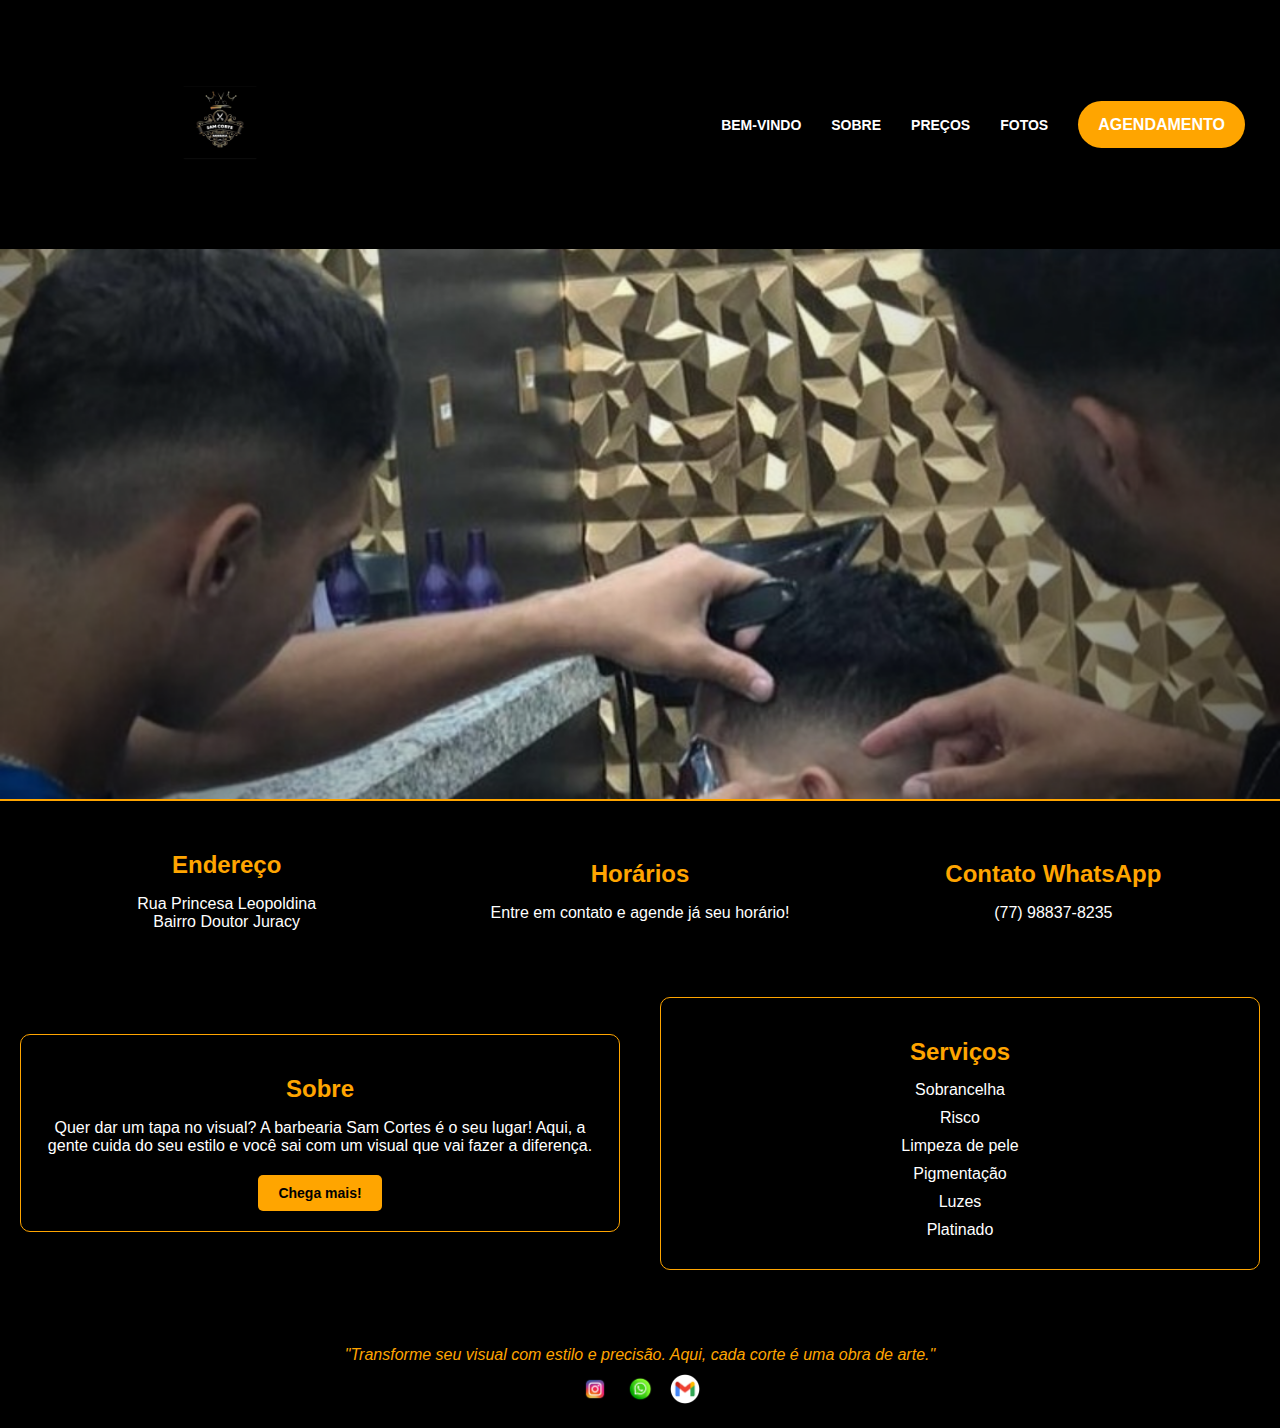
<file: index.html>
<!DOCTYPE html>
<html lang="pt-BR">
<head>
    <meta charset="UTF-8">
    <title>Barbearia Sam Cortes</title>
    <link rel="stylesheet" href="estilo.css">
</head>
<body>
    <!-- Cabeçalho -->
    <header>
        <div class="logo">
            <img src="imagens/logo (2).png" alt="Logo Sam Cortes">
        </div>
        <nav>
            <ul>
                <li><a href="#bem-vindo">Bem-vindo</a></li>
                <li><a href="#sobre">Sobre</a></li>
                <li><a href="precos.html">Preços</a></li>
                <li><a href="fotos.html">Fotos</a></li>
                <div id="agendar">
                <li><a href="https://wa.me/77988378235">Agendamento</a></li>
                </div>
            </ul>
        </nav>
    </header>

    <!-- Banner -->
    <section id="banner">
        <img src="imagens/imagem-principal.png" alt="Corte de cabelo">
    </section>

    <!-- Informações principais -->
    <section id="informacoes">
        <div id="endereco">
            <h2>Endereço</h2>
            <p>Rua Princesa Leopoldina<br>Bairro Doutor Juracy</p>
        </div>
        <div id="horarios">
            <h2>Horários</h2>
            <p>Entre em contato e agende já seu horário!</p>
        </div>
        <div id="contato">
            <h2>Contato WhatsApp</h2>
            <p>(77) 98837-8235</p>
        </div>
    </section>

    <!-- Sobre e Serviços -->
    <section id="sobre-e-servicos">
        <div id="sobre">
            <h2>Sobre</h2>
            <p>Quer dar um tapa no visual? A barbearia Sam Cortes é o seu lugar! Aqui, a gente cuida do seu estilo e você sai com um visual que vai fazer a diferença.</p>
          <a href="https://www.instagram.com/sam_.corte._?igsh=ZncwbXJ1MmN3YTN3
          "><button>Chega mais!</button></a>
        </div>
        <div id="servicos">
            <h2>Serviços</h2>
            <ul>
                <li>Sobrancelha</li>
                <li>Risco</li>
                <li>Limpeza de pele</li>
                <li>Pigmentação</li>
                <li>Luzes</li>
                <li>Platinado</li>
            </ul>
        </div>
    </section>

    <!-- Rodapé -->
    <footer>
        <p>"Transforme seu visual com estilo e precisão. Aqui, cada corte é uma obra de arte."</p>
        <div class="social-links">
            <a href="https://www.instagram.com/sam_.corte._?igsh=ZncwbXJ1MmN3YTN3
            "><img src="imagens/insta.webp" alt="Instagram"></a>
            <a href="https://wa.me/77988378235"><img src="imagens/whatsapp-logo-.webp" alt="WhatsApp"></a>
            <a href="Samuellimadasilva6b@gmail.com"><img src="imagens/gmail-icon.webp" alt="Email"></a>
        </div>
    </footer>
</body>
</html>
</file>
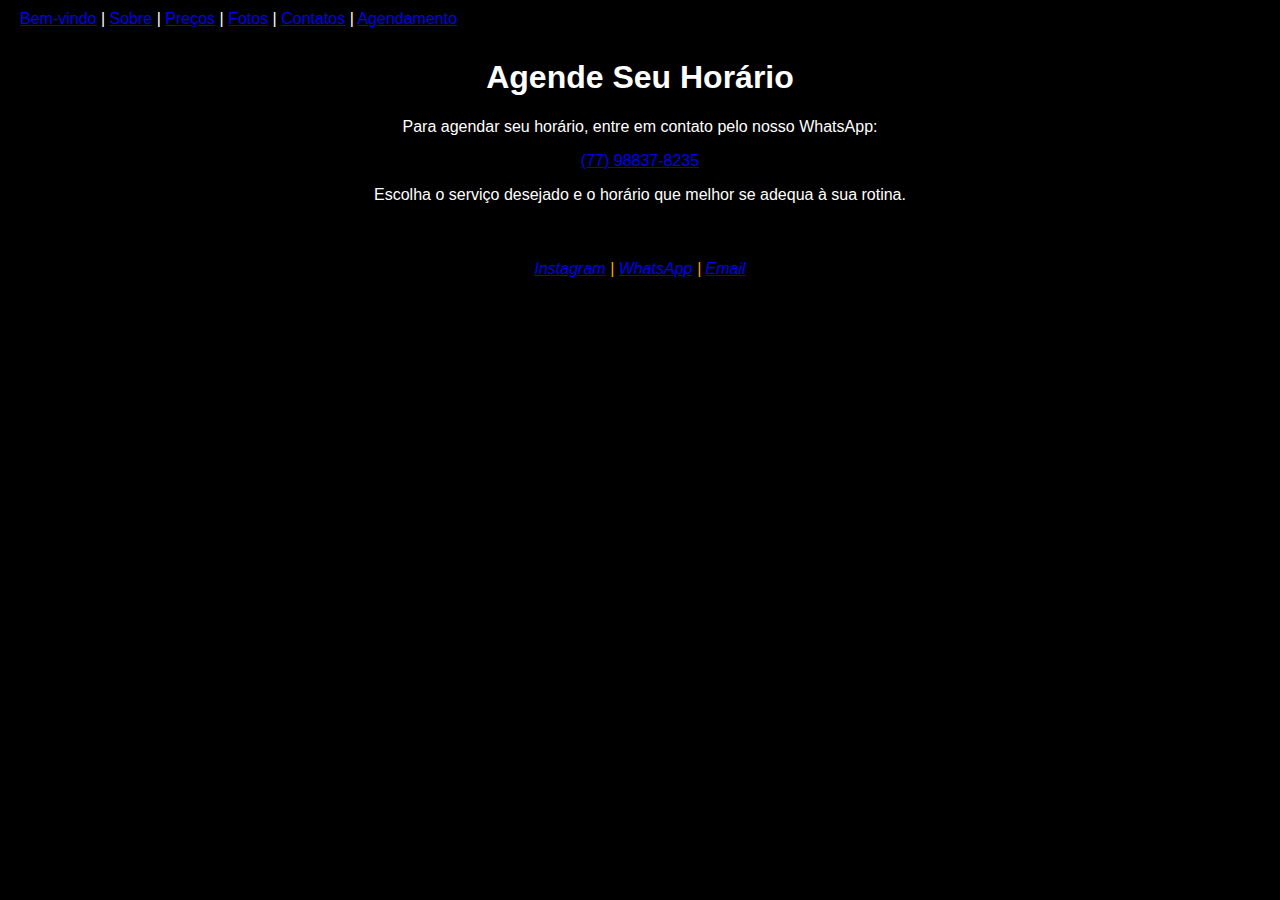
<file: agendamento.html>
<!DOCTYPE html>
<html lang="pt-BR">
<head>
  <meta charset="UTF-8">
  <title>Agendamento - Barbearia Sam Cortes</title>
  <link rel=" stylesheet" href="estilo2.css">
</head>
<body>
  <header>
    <nav>
      <a href="index.html">Bem-vindo</a> |
      <a href="sobre.html">Sobre</a> |
      <a href="precos.html">Preços</a> |
      <a href="fotos.html">Fotos</a> |
      <a href="contatos.html">Contatos</a> |
      <a href="agendamento.html">Agendamento</a>
    </nav>
  </header>

  <main>
    <h1>Agende Seu Horário</h1>
    <p>Para agendar seu horário, entre em contato pelo nosso WhatsApp:</p>
    <p><a href="https://wa.me/77988378235" target="_blank">(77) 98837-8235</a></p>
    <p>Escolha o serviço desejado e o horário que melhor se adequa à sua rotina.</p>
  </main>

  <footer>
    <p><a href="https://www.instagram.com/sam_.corte._?igsh=ZncwbXJ1MmN3YTN3 ">Instagram</a> |
       <a href="https://wa.me/77988378235">WhatsApp</a> | <a href="Samuellimadasilva6b@gmail.com">Email</a></p>
  </footer>
</body>
</html>
</file>
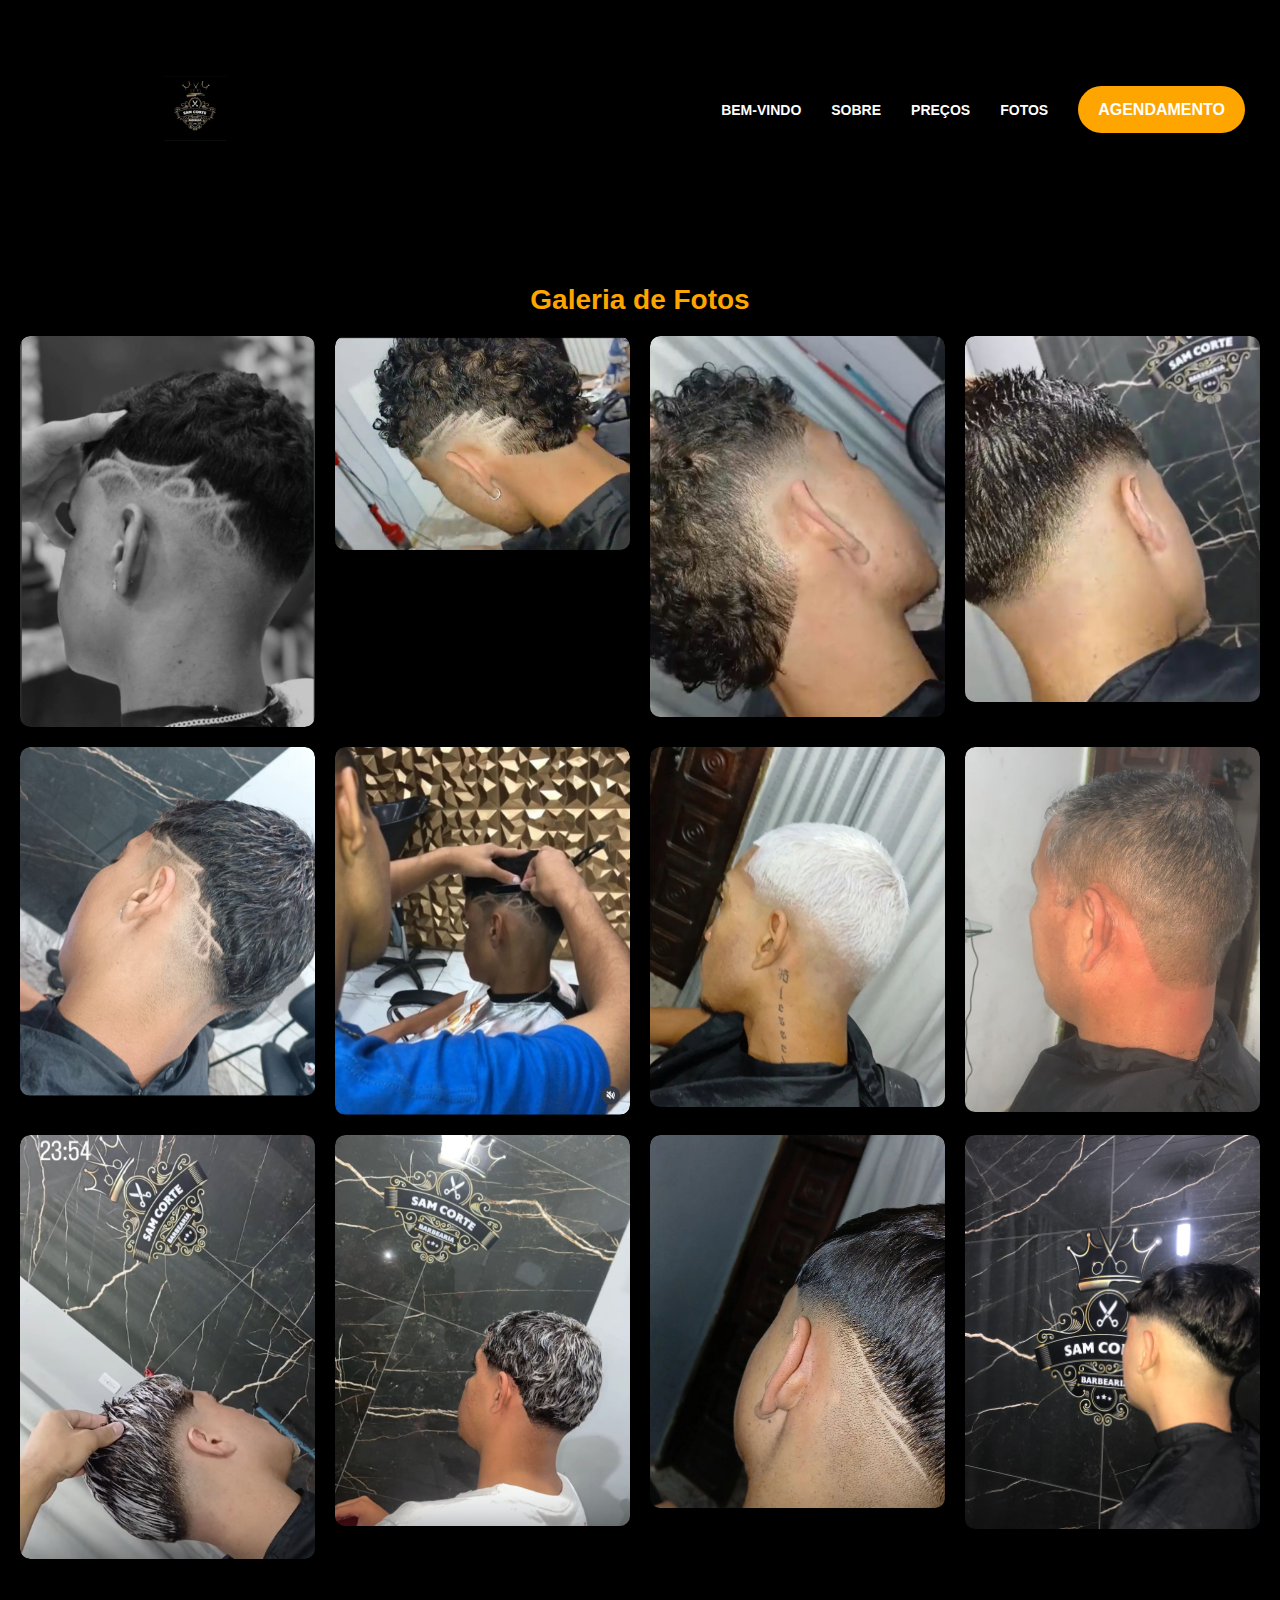
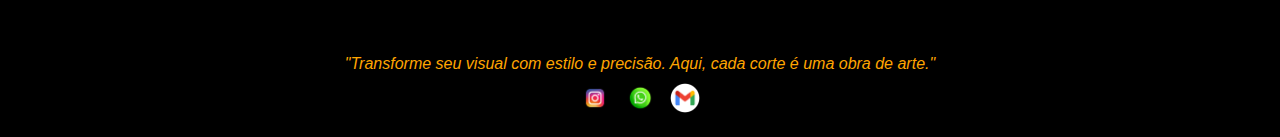
<file: fotos.html>
<!DOCTYPE html>
<html lang="pt-BR">
<head>
  <meta charset="UTF-8">
  <title>Fotos - Barbearia Sam Cortes</title>
  <link rel="stylesheet" href="estilo2.css">
</head>
<body>
  <header>
    <div class="logo">
        <img src="imagens/logo (2).png" alt="Logo Sam Cortes">
    </div>
    <nav>
        <ul>
            <li><a href="index.html">Bem-vindo</a></li>
            <li><a href="#sobre">Sobre</a></li>
            <li><a href="precos.html">Preços</a></li>
            <li><a href="fotos.html">Fotos</a></li>
            <div id="agendar">
            <li><a href="https://wa.me/77988378235">Agendamento</a></li>
            </div>
        </ul>
    </nav>
</header>

  <main>
    <section id="fotos">
      <h2>Galeria de Fotos</h2>
      <div class="galeria">
          <div class="foto-item">
              <img src="1000072264.jpg" alt="Foto 1">
          </div>
          <div class="foto-item">
              <img src="1000072267.jpg" alt="Foto 2">
          </div>
          <div class="foto-item">
              <img src="1000072270.jpg" alt="Foto 3">
          </div>
          <div class="foto-item">
              <img src="1000072273.jpg" alt="Foto 4">
          </div>
          <div class="foto-item">
              <img src="1000072276.jpg" alt="Foto 5">
          </div>
          <div class="foto-item">
              <img src="1000072279.jpg" alt="Foto 6">
          </div>
          <div class="foto-item">
              <img src="1000072285.jpg" alt="Foto 7">
          </div>
          <div class="foto-item">
              <img src="1000072660.jpg" alt="Foto 8">
          </div>
          <div class="foto-item">
              <img src="1000077948.jpg" alt="Foto 9">
          </div>
          <div class="foto-item">
              <img src="1000077951.jpg" alt="Foto 10">
          </div>
          <div class="foto-item">
              <img src="1000077954.jpg" alt="Foto 11">
          </div>
          <div class="foto-item">
              <img src="1000077969.jpg" alt="Foto 12">
          </div>
      </div>
  </section>
  
  </main>

  <footer>
    <p>"Transforme seu visual com estilo e precisão. Aqui, cada corte é uma obra de arte."</p>
    <div class="social-links">
        <a href="https://www.instagram.com/sam_.corte._?igsh=ZncwbXJ1MmN3YTN3
        "><img src="imagens/insta.webp" alt="Instagram"></a>
        <a href="https://wa.me/77988378235"><img src="imagens/whatsapp-logo-.webp" alt="WhatsApp"></a>
        <a href="Samuellimadasilva6b@gmail.com"><img src="imagens/gmail-icon.webp" alt="Email"></a>
    </div>
  </footer>
</body>
</html>
</file>
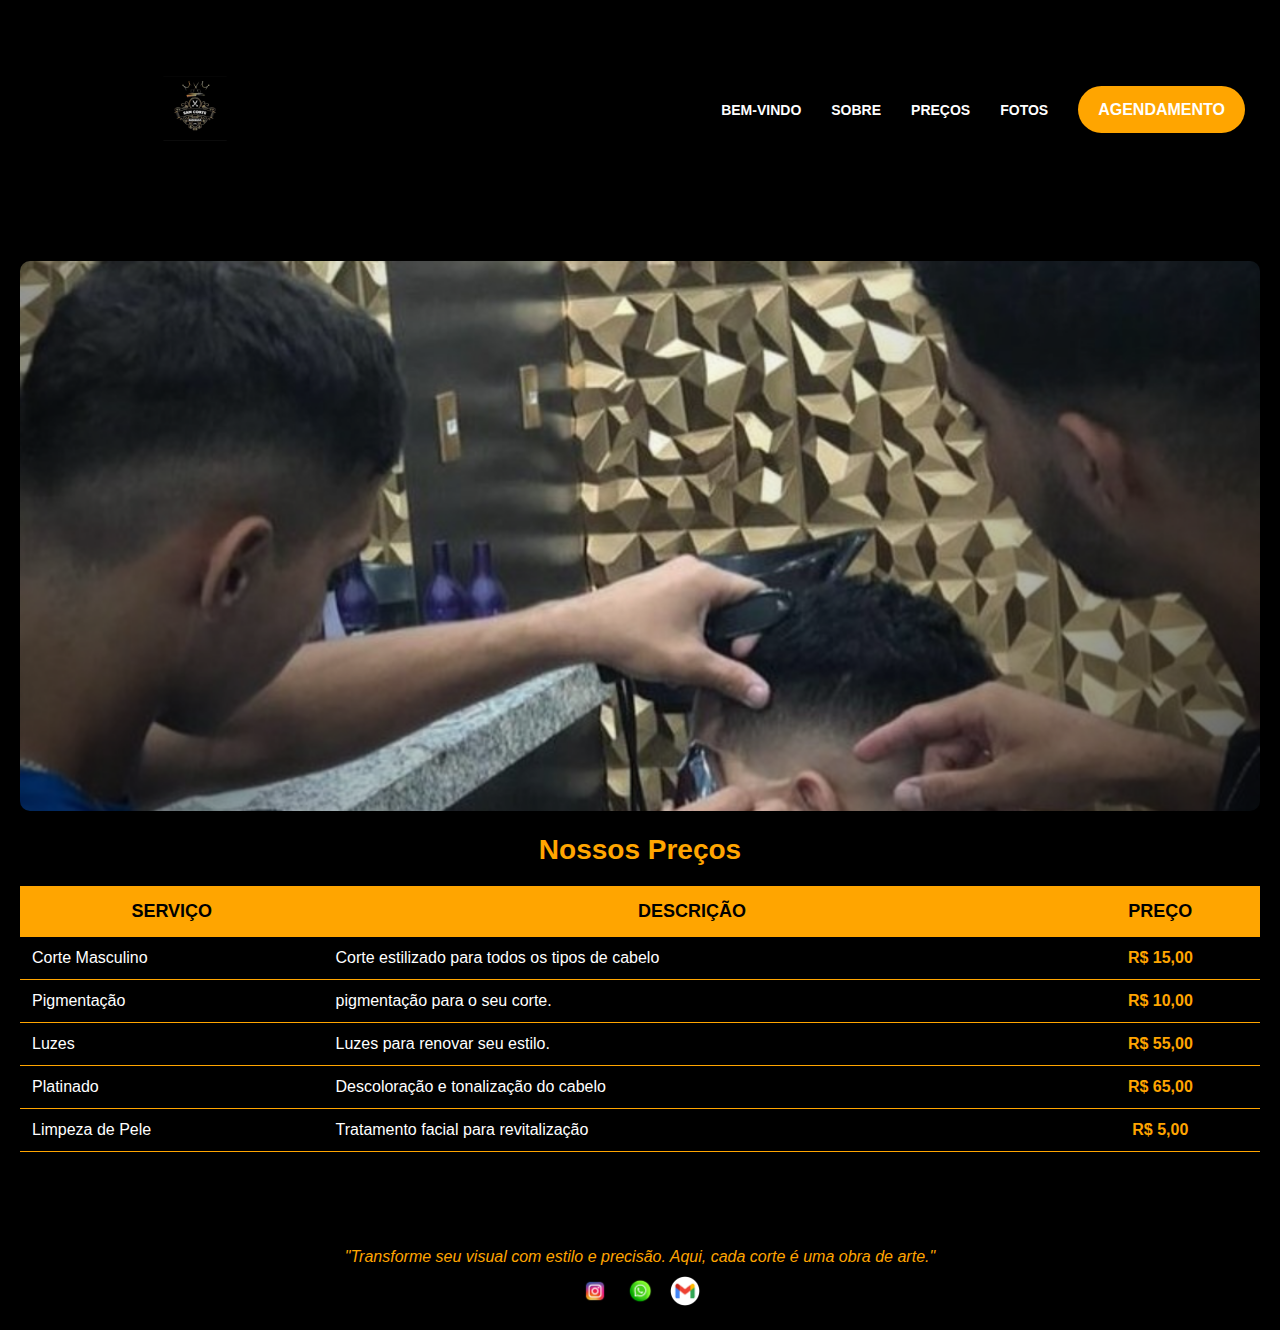
<file: precos.html>
<!DOCTYPE html>
<html lang="pt-BR">
<head>
  <meta charset="UTF-8">
  <title>Preços - Barbearia Sam Cortes</title>
  <link rel=" stylesheet" href="estilo2.css">
</head>
<body>
  <header>
    <div class="logo">
        <img src="imagens/logo (2).png" alt="Logo Sam Cortes">
    </div>
    <nav>
        <ul>
            <li><a href="index.html">Bem-vindo</a></li>
            <li><a href="#sobre">Sobre</a></li>
            <li><a href="precos.html">Preços</a></li>
            <li><a href="fotos.html">Fotos</a></li>
            <div id="agendar">
            <li><a href="https://wa.me/77988378235">Agendamento</a></li>
            </div>
        </ul>
    </nav>
</header>

  <section id="precos">
    <div class="banner-precos">
        <img src="imagens/imagem-principal.png" alt="Banner Preços">
    </div>
    <h2>Nossos Preços</h2>
    <table>
        <thead>
            <tr>
                <th>Serviço</th>
                <th>Descrição</th>
                <th>Preço</th>
            </tr>
        </thead>
        <tbody>
            <tr>
                <td>Corte Masculino</td>
                <td>Corte estilizado para todos os tipos de cabelo</td>
                <td>R$ 15,00</td>
            </tr>
            <tr>
                <td>Pigmentação</td>
                <td>pigmentação para o seu corte.</td>
                <td>R$ 10,00</td>
            </tr>
            <tr>
                <td>Luzes</td>
                <td>Luzes para renovar seu estilo.</td>
                <td>R$ 55,00</td>
            </tr>
            <tr>
                <td>Platinado</td>
                <td>Descoloração e tonalização do cabelo</td>
                <td>R$ 65,00</td>
            </tr>
            <tr>
                <td>Limpeza de Pele</td>
                <td>Tratamento facial para revitalização</td>
                <td>R$ 5,00</td>
            </tr>
        </tbody>
    </table>
</section>

<footer>
  <p>"Transforme seu visual com estilo e precisão. Aqui, cada corte é uma obra de arte."</p>
  <div class="social-links">
      <a href="https://www.instagram.com/sam_.corte._?igsh=ZncwbXJ1MmN3YTN3
      "><img src="imagens/insta.webp" alt="Instagram"></a>
      <a href="https://wa.me/77988378235"><img src="imagens/whatsapp-logo-.webp" alt="WhatsApp"></a>
      <a href="Samuellimadasilva6b@gmail.com"><img src="imagens/gmail-icon.webp" alt="Email"></a>
  </div>
</footer>
</body>
</html>
</file>
<file: estilo.css>
body {
  font-family: Arial, sans-serif;
  margin: 0;
  padding: 0;
  background-color: black;
  color: white;
  text-align: center;
}

/* Cabeçalho */
header {
  display: flex;
  justify-content: space-between;
  align-items: center;
  background-color: black;
  padding: 10px 20px;
  text-align: center;
}

header .logo img {
  max-width: 400px;
  height: auto;
}

header nav ul {
  list-style: none;
  display: flex;
  padding: 0;
  margin: 0;
}

header nav ul li {
  margin: 0 15px;
}

header nav ul li a {
  text-decoration: none;
  color: white;
  font-weight: bold;
  text-transform: uppercase;
  font-size: 14px;
}

header nav ul li a:hover {
  color: #FFA500;
}

/* Banner */
#banner img {
  width: 100%;
  height: 550px;
  object-fit: cover;
  display: block;
}

/* Informações principais */
#informacoes {
  display: flex;
  justify-content: center;
  align-items: center;
  flex-wrap: wrap;
  background-color: black;
  padding: 20px;
  border-top: 2px solid #FFA500;
}

#informacoes div {
  text-align: center;
  margin: 10px;
  flex: 1;
}

#informacoes h2 {
  color: #FFA500;
  margin-bottom: 10px;
}

/* Sobre e Serviços */
#sobre-e-servicos {
  display: flex;
  justify-content: space-between;
  padding: 20px;
  background-color: black;
  gap: 20px;
  align-items: center;
}

#sobre, #servicos {
  width: 45%;
  background-color: black;
  padding: 20px;
  border: 1px solid #FFA500;
  border-radius: 10px;
}

#sobre h2, #servicos h2 {
  color: #FFA500;
  margin-bottom: 15px;
}

#sobre p {
  font-size: 16px;
  margin-bottom: 20px;
}

#sobre button {
  background-color: #FFA500;
  color: black;
  border: none;
  padding: 10px 20px;
  font-size: 14px;
  border-radius: 5px;
  cursor: pointer;
  font-weight: bold;
}

#sobre button:hover {
  background-color: orange;
}

#servicos ul {
  list-style: none;
  padding: 0;
  margin: 0;
}

#servicos ul li {
  margin-bottom: 10px;
  font-size: 16px;
}

/* Rodapé */
footer {
  text-align: center;
  padding: 20px;
  background-color: black;
  margin-top: 20px;
}

footer p {
  font-style: italic;
  color: #FFA500;
  margin-bottom: 10px;
}

footer .social-links {
  display: flex;
  justify-content: center;
  gap: 15px;

}

footer .social-links a img {
  width: 30px;
  height: 30px;
  object-fit: contain;
  border-radius: 50%;
}

footer .social-links a:hover img {
  filter: brightness(1.2);
}
#agendar {
  bottom: 20px;
  right: 20px;
}

#agendar a {
  background-color: #FFA500;
  color: white;
  text-decoration: none;
  font-weight: bold;
  font-size: 16px;
  padding: 15px 20px;
  border-radius: 50px;
  box-shadow: 0 4px 6px rgba(0, 0, 0, 0.2);
  transition: background-color 0.3s ease, transform 0.3s ease;
}

#agendar a:hover {
  background-color: orange;
  transform: scale(1.1);
}
</file>
<file: estilo2.css>
body {
  font-family: Arial, sans-serif;
  margin: 0;
  padding: 0;
  background-color: black;
  color: white;
  text-align: center;
}

header {
  display: flex;
  justify-content: space-between;
  align-items: center;
  background-color: black;
  padding: 10px 20px;
}

header .logo img {
  max-width: 350px;
  height: auto;
}

header nav ul {
  list-style: none;
  display: flex;
  padding: 0;
  margin: 0;
}

header nav ul li {
  margin: 0 15px;
}

header nav ul li a {
  text-decoration: none;
  color: white;
  font-weight: bold;
  text-transform: uppercase;
  font-size: 14px;
}

header nav ul li a:hover {
  color: #FFA500;
}
#precos {
  background-color: black;
  color: white;
  padding: 40px 20px;
  text-align: center;
}

#precos h2 {
  color: #FFA500;
  margin-bottom: 20px;
  font-size: 28px;
}

.banner-precos img {
  border-radius: 10px;
  margin-bottom: 20px;
  box-shadow: 0 4px 8px rgba(0, 0, 0, 0.5);
  width: 100%;
  height: 550px;
  object-fit: cover;
  display: block;
}

/* Estilo da Tabela */
table {
  width: 100%;
  border-collapse: collapse;
  margin-top: 20px;
}

thead th {
  background-color: #FFA500;
  color: black;
  padding: 15px;
  font-size: 18px;
  text-transform: uppercase;
}

tbody tr {
  background-color: black;
  border-bottom: 1px solid #FFA500;
  transition: background-color 0.3s ease;
}

tbody tr:hover {
  background-color: rgba(255, 165, 0, 0.2);
}

td {
  padding: 12px;
  color: white;
  font-size: 16px;
  text-align: left;
}

td:nth-child(3) {
  text-align: center;
  font-weight: bold;
  color: #FFA500;
}
footer {
  text-align: center;
  padding: 20px;
  background-color: black;
  margin-top: 20px;
}

footer p {
  font-style: italic;
  color: #FFA500;
  margin-bottom: 10px;
}

footer .social-links {
  display: flex;
  justify-content: center;
  gap: 15px;

}

footer .social-links a img {
  width: 30px;
  height: 30px;
  object-fit: contain;
  border-radius: 50%;
}

footer .social-links a:hover img {
  filter: brightness(1.2);}
  #agendar {
    bottom: 20px;
    right: 20px;
  }
  
  #agendar a {
    background-color: #FFA500;
    color: white;
    text-decoration: none;
    font-weight: bold;
    font-size: 16px;
    padding: 15px 20px;
    border-radius: 50px;
    box-shadow: 0 4px 6px rgba(0, 0, 0, 0.2);
    transition: background-color 0.3s ease, transform 0.3s ease;
  }
  
  #agendar a:hover {
    background-color: orange;
    transform: scale(1.1);
  }
  #fotos {
    background-color: black;
    color: white;
    padding: 40px 20px;
    text-align: center;
}

#fotos h2 {
    color: #FFA500;
    font-size: 28px;
    margin-bottom: 20px;
}

/* Galeria de Fotos */
.galeria {
    display: grid;
    grid-template-columns: repeat(auto-fill, minmax(250px, 1fr));
    gap: 20px;
    justify-items: center;
}

.foto-item {
    width: 100%;
    max-width: 350px;
    border-radius: 10px;
    overflow: hidden;
    box-shadow: 0 4px 6px rgba(0, 0, 0, 0.3);
    transition: transform 0.3s ease-in-out;
    object-fit: fill;

}

.foto-item img {
    width: 100%;
    height: auto;
    display: block;
    border-radius: 10px;
   
}

.foto-item:hover {
    transform: scale(1.05);
}

.foto-item img:hover {
    opacity: 0.8;
}
</file>
